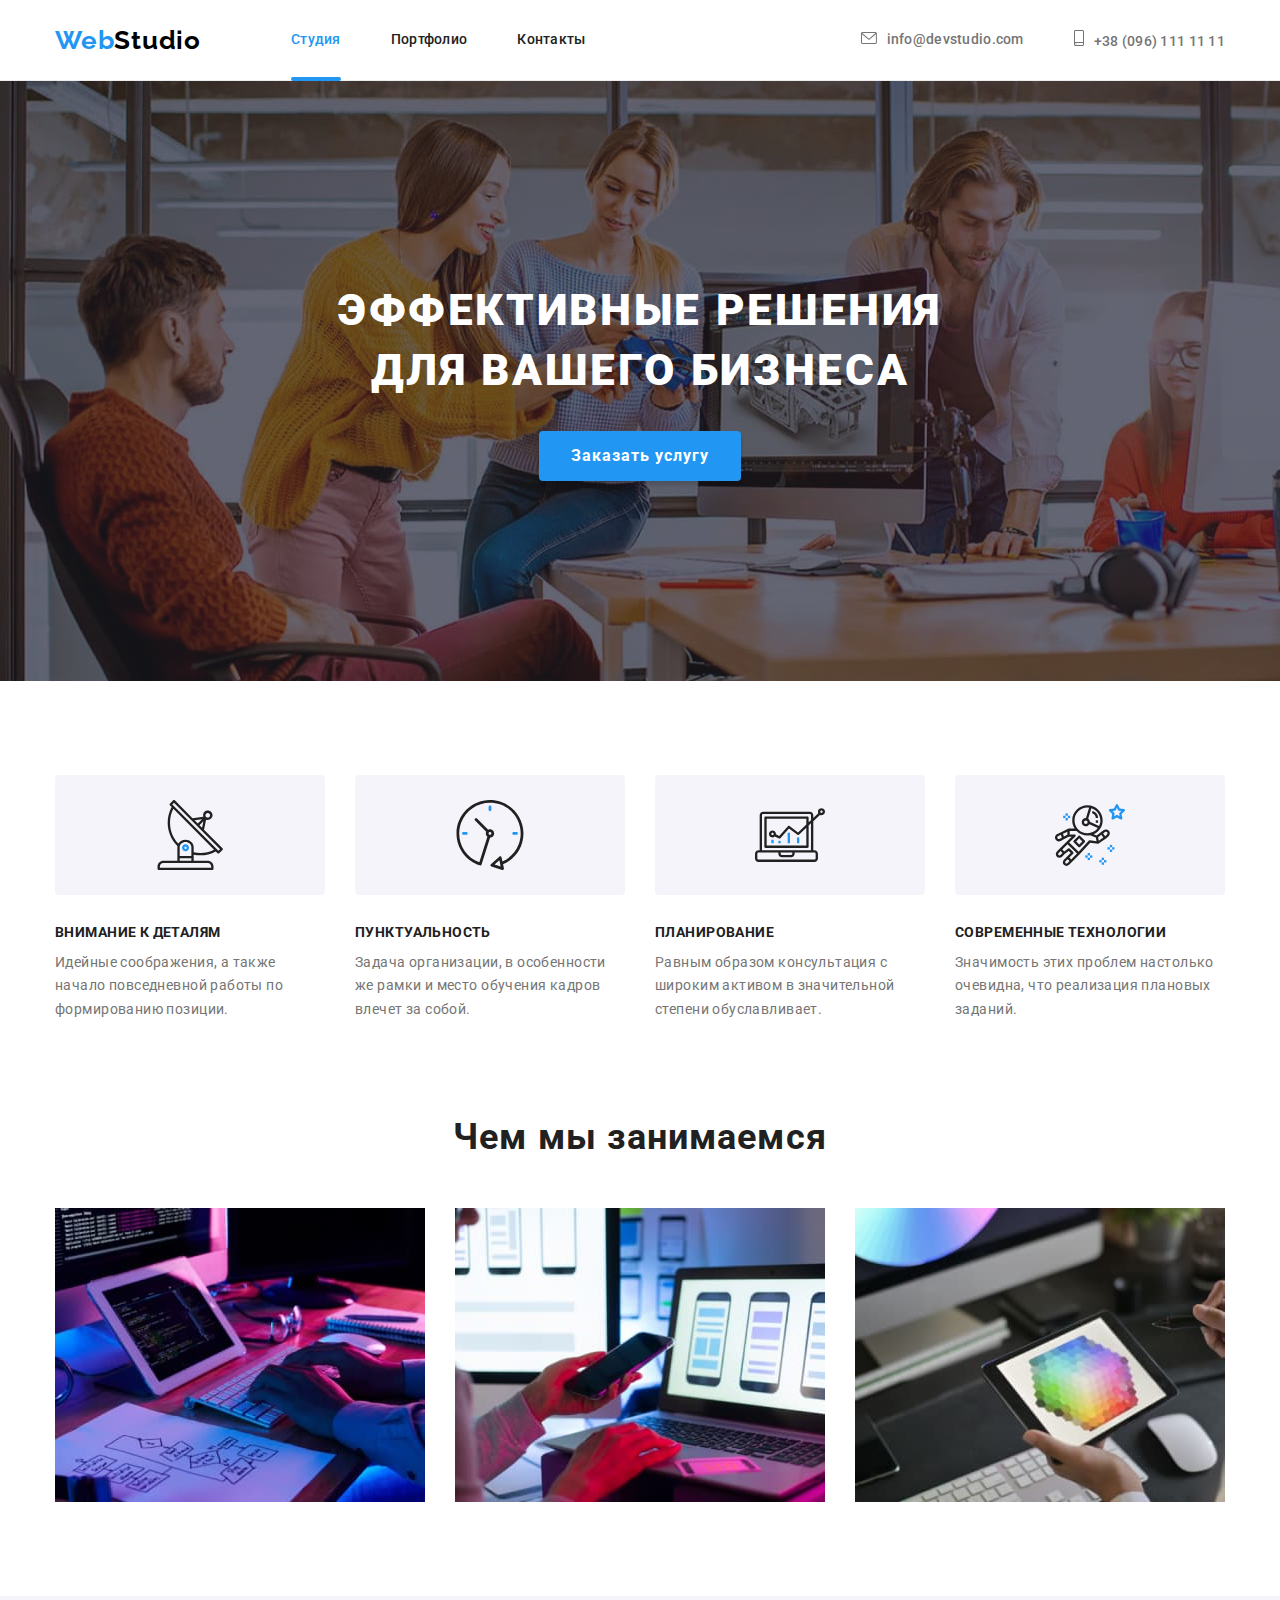
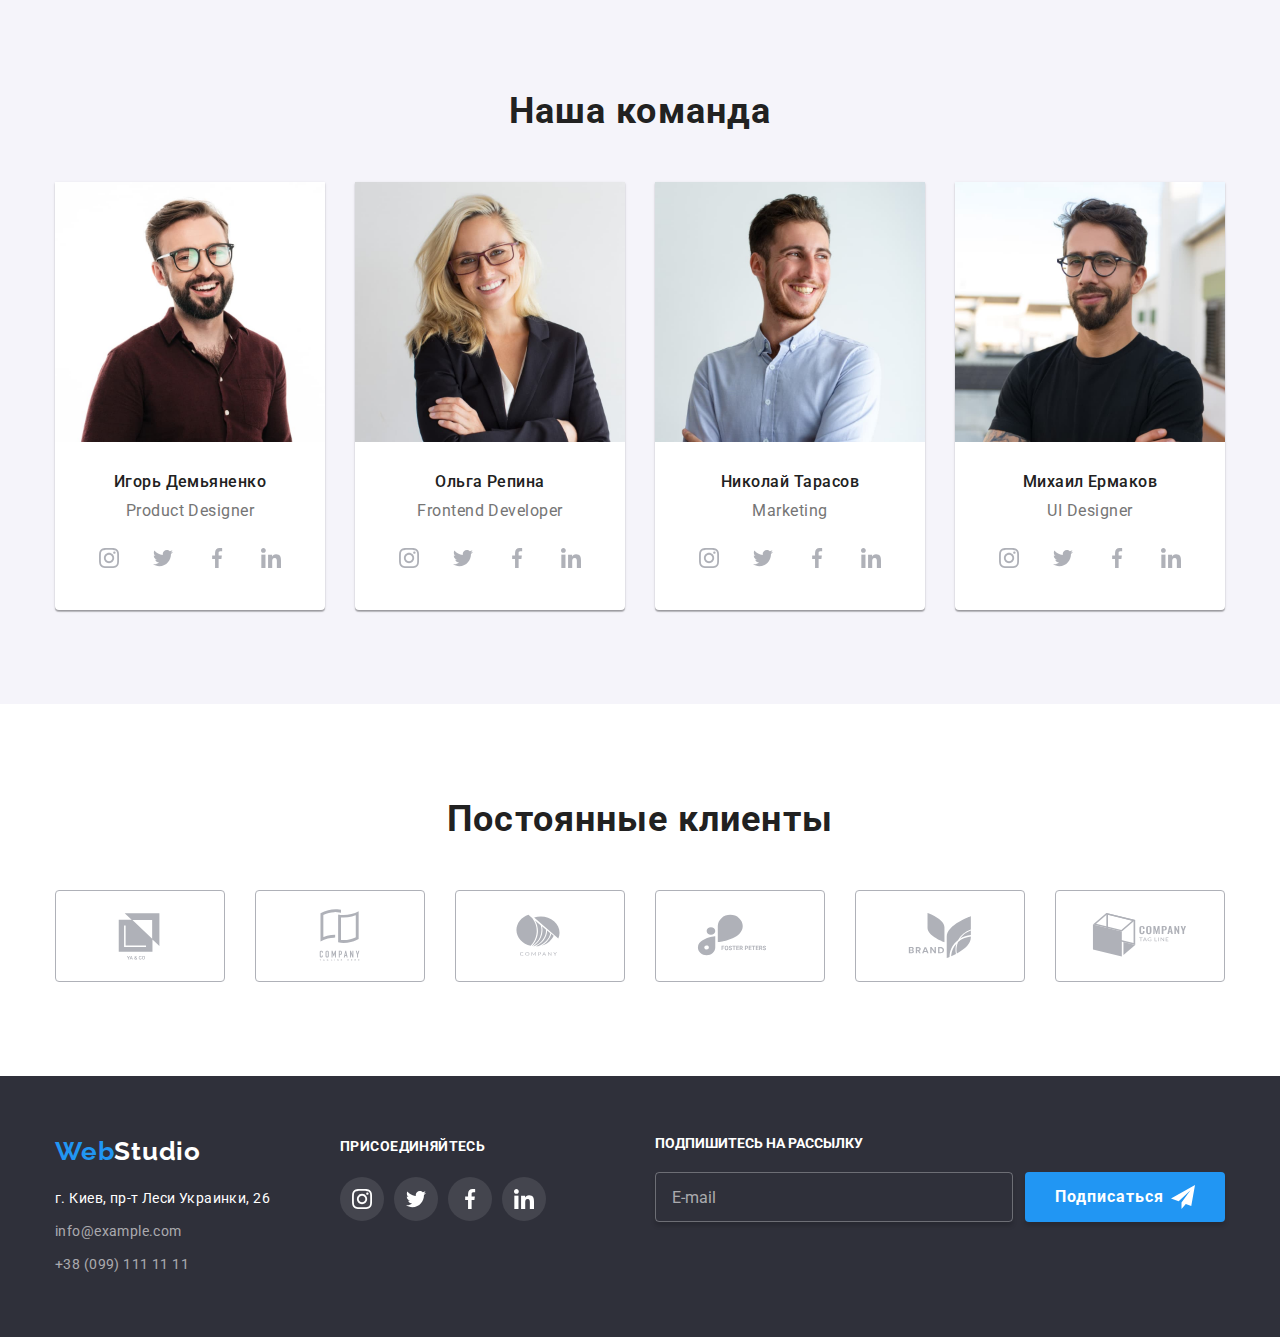
<file: index.html>
<!DOCTYPE html>
<html lang="ru">
<head>
    <meta charset="UTF-8">
    <title>Document</title>
    <link rel="preconnect" href="https://fonts.googleapis.com">
    <link rel="preconnect" href="https://fonts.gstatic.com" crossorigin>
    <link href="https://fonts.googleapis.com/css2?family=Raleway:wght@700&family=Roboto:wght@400;500;700;900&display=swap" rel="stylesheet">
    <link rel="stylesheet" href="https://cdn.jsdelivr.net/npm/modern-normalize@1.1.0/modern-normalize.min.css">
    <link rel="stylesheet" href="./css/main.min.css">
</head>
<body>
    <!--HEADER-->
    <header class="page__header">
        <div class="container page__header-container"> 
            <nav class="page__nav">
                <a class="logo link" href="./index.html"><span class="page__logo">Web</span>Studio</a>
                <ul class="menu list">
                    <li class="menu__item">
                        <a class="menu__link link current" href="./index.html">Студия</a>
                    </li>
            
                    <li class="menu__item">
                        <a class="menu__link link" href="./portfolio.html">Портфолио</a>
                    </li>
                    <li class="menu__item">
                        <a class="menu__link link" href="">Контакты</a>
                    </li>
                </ul>
            </nav>
                <a class="contact__detail contact__margin link" href="mailto:info@devstudio.com"> 
                    <svg class="contact__icon" width="16" height="12">
                        <use href="./images/sprite.svg#icon-envelope"></use>
                    </svg>info@devstudio.com</a>
                <a class="contact__detail link" href="tel:+38(096)1111111">
                    <svg class="contact__icon" width="10" height="16">
                        <use href="./images/sprite.svg#icon-smartphone"></use>
                    </svg>+38 (096) 111 11 11</a>
        </div>
    </header>
    <main>
        <!--Секция "Заказать услугу"-->
        <section class="hero">
            <div class="container">
                <h1 class="hero__title">Эффективные решения<br>для вашего бизнеса</h1>
                <button class="hero__btn" type="button" data-modal-open>Заказать услугу</button>
            </div>
        </section>
        <!--Секция "Skills"-->
        <section class="description">
            <div class="container">
                <ul class="list description__list">
                    <li>
                        <div class="description__icon">
                            <svg width="70" height="70">
                                <use href="./images/sprite.svg#icon-Group"></use>
                            </svg>
                        </div>
                        <h3 class="description__title">Внимание к деталям</h3>
                        <p class="description__text">Идейные соображения, а также начало повседневной работы по формированию позиции.</p>
                    </li>
                    <li>
                        <div class="description__icon">
                            <svg  width="70" height="70">
                                <use href="./images/sprite.svg#icon-clock"></use>
                            </svg>
                        </div>
                        <h3 class="description__title">Пунктуальность</h3>
                        <p class="description__text">Задача организации, в особенности же рамки и место обучения кадров влечет за собой.</p>
                    </li>
                    <li>
                        <div class="description__icon">
                            <svg  width="70" height="70">
                                <use href="./images/sprite.svg#icon-diagram"></use>
                            </svg>
                        </div>
                        <h3 class="description__title">Планирование</h3>
                        <p class="description__text">Равным образом консультация с широким активом в значительной степени обуславливает.</p>
                    </li>
                    <li>
                        <div class="description__icon">
                            <svg  width="70" height="70">
                                <use href="./images/sprite.svg#icon-astronaut"></use>
                            </svg>
                        </div>
                        <h3 class="description__title">Современные технологии</h3>
                        <p class="description__text">Значимость этих проблем настолько очевидна, что реализация плановых заданий.</p>
                    </li>
                </ul>
            </div>
        </section>
        <!-- Секция "Чем мы занимаемся"-->
        <section class="work section">
            <div class="container">
                <h3 class="title">Чем мы занимаемся</h3>
                <ul class="list work__list">
                    <li>
                        <img src="./images/img1.jpg" alt="руки и клавиатура" width="370">
                    </li>
                    <li>
                        <img src="./images/img2.jpg" alt="телефон в руке на фоне ноутбука" width="370">
                    </li>
                    <li>
                        <img src="./images/img3.jpg" alt="планшет в руке" width="370">
                    </li>
                </ul>
            </div>
        </section>
        <!-- Секция "Наша команда"-->
        <section class="team">
            <div class="container">
                <h3 class="title">Наша команда</h3>
                <ul class="list team__list">
                    <li class="team__card">
                        <a class="link" href="">
                            <img src="./images/photo1.jpg" alt="Игорь Демьяненко" width="270">
                                <h3 class="team__name">Игорь Демьяненко</h3>
                                 <p class="team__profession" lang="en">Product Designer</p>
                        </a>
                            <ul class="social__list list">
                                <li class="social__item">
                                    <a class="social__link" href="">
                                        <svg class="social__icon" width="20" height="20">
                                            <use href="./images/sprite.svg#icon-instagram"></use>
                                        </svg>
                                    </a>
                                </li>
                                <li class="social__item">
                                    <a href="" class="social__link">
                                        <svg class="social__icon" width="20" height="20">
                                            <use href="./images/sprite.svg#icon-twitter"></use>
                                        </svg>
                                    </a>
                                </li>
                                <li class="social__item">
                                    <a href="" class="social__link">
                                        <svg class="social__icon" width="20" height="20">
                                            <use href="./images/sprite.svg#icon-facebook"></use>
                                        </svg>
                                    </a>
                                </li>
                                <li class="social__item">
                                    <a href="" class="social__link">
                                        <svg class="social__icon" width="20" height="20">
                                            <use href="./images/sprite.svg#icon-linkedin"></use>
                                        </svg>
                                    </a>
                                </li>
                            </ul>
                    </li>
                    <li class="team__card">
                        <a class="link" href="">
                            <img src="./images/photo2.jpg" alt="Ольга Репина" width="270">
                                <h3 class="team__name">Ольга Репина</h3>
                                 <p class="team__profession" lang="en">Frontend Developer</p>
                        </a>
                            <ul class="social__list list">
                                <li class="social__item">
                                    <a href="" class="social__link">
                                        <svg class="social__icon" width="20" height="20">
                                            <use href="./images/sprite.svg#icon-instagram"></use>
                                        </svg>
                                    </a>
                                </li>
                                <li class="social__item">
                                    <a href="" class="social__link">
                                        <svg class="social__icon" width="20" height="20">
                                            <use href="./images/sprite.svg#icon-twitter"></use>
                                        </svg>
                                    </a>
                                </li>
                                <li class="social__item">
                                    <a href="" class="social__link">
                                        <svg class="social__icon" width="20" height="20">
                                            <use href="./images/sprite.svg#icon-facebook"></use>
                                        </svg>
                                    </a>
                                </li>
                                <li class="social__item">
                                    <a href="" class="social__link">
                                        <svg class="social__icon" width="20" height="20">
                                            <use href="./images/sprite.svg#icon-linkedin"></use>
                                        </svg>
                                    </a>
                                </li>
                            </ul>
                    </li>
                    <li class="team__card">
                        <a class="link" href="">
                        <img src="./images/photo3.jpg" alt="Николай Тарасов" width="270">
                            <h3 class="team__name">Николай Тарасов</h3>
                            <p class="team__profession" lang="en">Marketing</p>
                        </a>
                            <ul class="social__list list">
                                <li class="social__item">
                                    <a href="" class="social__link">
                                        <svg class="social__icon" width="20" height="20">
                                            <use href="./images/sprite.svg#icon-instagram"></use>
                                        </svg>
                                    </a>
                                </li>
                                <li class="social__item">
                                    <a href="" class="social__link">
                                        <svg class="social__icon" width="20" height="20">
                                            <use href="./images/sprite.svg#icon-twitter"></use>
                                        </svg>
                                    </a>
                                </li>
                                <li class="social__item">
                                    <a href="" class="social__link">
                                        <svg class="social__icon" width="20" height="20">
                                            <use href="./images/sprite.svg#icon-facebook"></use>
                                        </svg>
                                    </a>
                                </li>
                                <li class="social__item">
                                    <a href="" class="social__link">
                                        <svg class="social__icon" width="20" height="20">
                                            <use href="./images/sprite.svg#icon-linkedin"></use>
                                        </svg>
                                    </a>
                                </li>
                            </ul>
                    </li>
                    <li class="team__card">
                        <a class="link" href="">
                            <img src="./images/photo4.jpg" alt="Михаил Ермаков" width="270">
                                <h3 class="team__name">Михаил Ермаков</h3>
                                <p class="team__profession" lang="en">UI Designer</p>
                        </a>
                            <ul class="social__list list">
                                <li class="social__item">
                                    <a href="" class="social__link">
                                        <svg class="social__icon" width="20" height="20">
                                            <use href="./images/sprite.svg#icon-instagram"></use>
                                        </svg>
                                    </a>
                                </li>
                                <li class="social__item">
                                    <a href="" class="social__link">
                                        <svg class="social__icon" width="20" height="20">
                                            <use href="./images/sprite.svg#icon-twitter"></use>
                                        </svg>
                                    </a>
                                </li>
                                <li class="social__item">
                                    <a href="" class="social__link">
                                        <svg class="social__icon" width="20" height="20">
                                            <use href="./images/sprite.svg#icon-facebook"></use>
                                        </svg>
                                    </a>
                                </li>
                                <li class="social__item">
                                    <a href="" class="social__link">
                                        <svg class="social__icon" width="20" height="20">
                                            <use href="./images/sprite.svg#icon-linkedin"></use>
                                        </svg>
                                    </a>
                                </li>
                            </ul>
                    </li>
                </ul>
            </div>
        </section>
        <section class="client">
            <div class="container">
                <h3 class="title">Постоянные клиенты</h3>
                <ul class="client__list list">
                    <li class="client__item">
                        <a href="" class="client__link">
                            <svg class="client__icon" width="106" height="60">
                                <use href="./images/sprite.svg#icon-Logo1"></use>
                            </svg>
                        </a>
                    </li>
                    <li class="client__item">
                        <a href="" class="client__link">
                            <svg class="client__icon" width="106" height="60">
                                <use href="./images/sprite.svg#icon-Logo2"></use>
                            </svg>
                        </a>
                    </li>
                    <li class="client__item">
                        <a href="" class="client__link">
                            <svg class="client__icon" width="106" height="60">
                                <use href="./images/sprite.svg#icon-Logo3"></use>
                            </svg>
                        </a>
                    </li>
                    <li class="client__item">
                        <a href="" class="client__link">
                            <svg class="client__icon" width="106" height="60">
                                <use href="./images/sprite.svg#icon-Logo4"></use>
                            </svg>
                        </a>
                    </li>
                    <li class="client__item">
                        <a href="" class="client__link">
                            <svg class="client__icon" width="106" height="60">
                                <use href="./images/sprite.svg#icon-Logo5"></use>
                            </svg>
                        </a>
                    </li>
                    <li class="client__item">
                        <a href="" class="client__link">
                            <svg class="client__icon" width="106" height="60">
                                <use href="./images/sprite.svg#icon-Logo6"></use>
                            </svg>
                        </a>
                    </li>
                </ul>
            </div>
        </section>
    </main>
    <!--Подвал-->
    <footer class="footer__color">
        <div class="container footer__box">
            <div class="">
                <a class="footer__logo link" href="./index.html"><span class="page__logo">Web</span>Studio</a>
            <address>
                <ul class="list">
                    <li class="footer__list">
                        <a class="link footer__link-light" href="">г. Киев, пр-т Леси Украинки, 26</a>
                    </li>
                    <li class="footer__list">
                        <a class="link footer__link-dark" href="mailto:info@example.com">info@example.com</a>
                    </li>
                    <li>
                        <a class="link footer__link-dark" href="tel:+38(099)1111111">+38 (099) 111 11 11</a>
                    </li>
                </ul>
            </address>
            </div>
            <div class="footer__box-social">
                <h3 class="footer__social-title">Присоединяйтесь</h3>
                <ul class="footer__social-list list">
                    <li class="social__item">
                        <a href="" class="footer__social-link">
                            <svg class="footer__social-icon" width="20" height="20">
                                <use href="./images/sprite.svg#icon-instagram"></use>
                            </svg>
                        </a>
                    </li>
                    <li class="social__item">
                        <a href="" class="footer__social-link">
                            <svg class="footer__social-icon" width="20" height="20">
                                <use href="./images/sprite.svg#icon-twitter"></use>
                            </svg>
                        </a>
                    </li>
                    <li class="social__item">
                        <a href="" class="footer__social-link">
                            <svg class="footer__social-icon" width="20" height="20">
                                <use href="./images/sprite.svg#icon-facebook"></use>
                            </svg>
                        </a>
                    </li>
                    <li class="social__item">
                        <a href="" class="footer__social-link">
                            <svg class="footer__social-icon" width="20" height="20">
                                <use href="./images/sprite.svg#icon-linkedin"></use>
                            </svg>
                        </a>
                    </li>
                </ul>
            </div>
        <div class="footer__wrapper">
            <p class="footer__mailing">Подпишитесь на рассылку</p>
            <form class="footer__email-wrapper">
                <input type="email" class="footer__email-form" name="Email" placeholder="E-mail" required autocomplete="off" />
                <button type="submit" class="footer__email-btn">Подписаться
                    <svg class="footer__email-icon" width="24" height="24">
                        <use href="./images/sprite.svg#send"></use>
                    </svg>
                </button>
            </form>
        </div>
        </div>
    </footer>
    <div class="backdrop is-hidden" data-modal>
        <form class="modal" autocomplete="off">
            <button class="modal__close-btn" data-modal-close>
                <svg class="modal__close-icon" width="18" height="18">
                    <use href="./images/sprite.svg#icon-close-modal"></use>
                </svg>
            </button>
                <p class="form__header">Оставьте свои данные, мы вам перезвоним</p>
                <label class="form__label">
                    <span class="label__text">Имя</span>
                    <span class="form__field">
                        <input type="text" class="form__input" name="Имя"  required
                pattern="[a-zA-Zа-яА-Я]+" minlength="2" />
                        <svg class="form__icon" width="18" height="18">
                            <use href="./images/sprite.svg#person"></use>
                        </svg>
                    </span>
                </label>
                <label class="form__label">
                    <span class="label__text">Телефон</span>
                    <span class="form__field">
                        <input type="tel" class="form__input" name="Телефон"  required maxlength="10" pattern="[0-9]{3}-[0-9]{3}-[0-9]{2}-[0-9]{2}"
                        title="xxx-xxx-xx-xx" />
                        <svg class="form__icon" width="18" height="18">
                            <use href="./images/sprite.svg#phone"></use>
                        </svg>
                    </span>
                </label>
                <label class="form__label">
                    <span class="label__text">Почта</span>
                    <span class="form__field">
                        <input type="email" class="form__input" name="Почта" required />
                        <svg class="form__icon" width="18" height="18">
                            <use href="./images/sprite.svg#email"></use>
                        </svg>
                    </span>
                </label>
                <label class="form__label">
                    <span class="label__text">Комментарий</span>
                    <textarea 
                    class="form__comment" 
                    name="Комментарий" 
                    placeholder="Введите текст">
                    </textarea>
                </label>
                <label class="deal__label">
                    <input class="deal__checkbox visually-hidden" type="checkbox" name="Договор" required />
                    Соглашаюсь с рассылкой и принимаю&nbsp;<a class="deal" href="">Условия договора</a>
                    <svg width="16" height="15" class="unchecked-icon">
                        <use href="./images/sprite.svg#choice"></use>
                    </svg>
                    <svg width="16" height="15" class="check-icon">
                        <use href="./images/sprite.svg#choice-check"></use>
                    </svg>
                </label>
                <button type="submit" class="modal__send-btn">Отправить</button>
        </form>
    </div>
    <script src="./js/modal.js"></script>
</body>
</html>
</file>
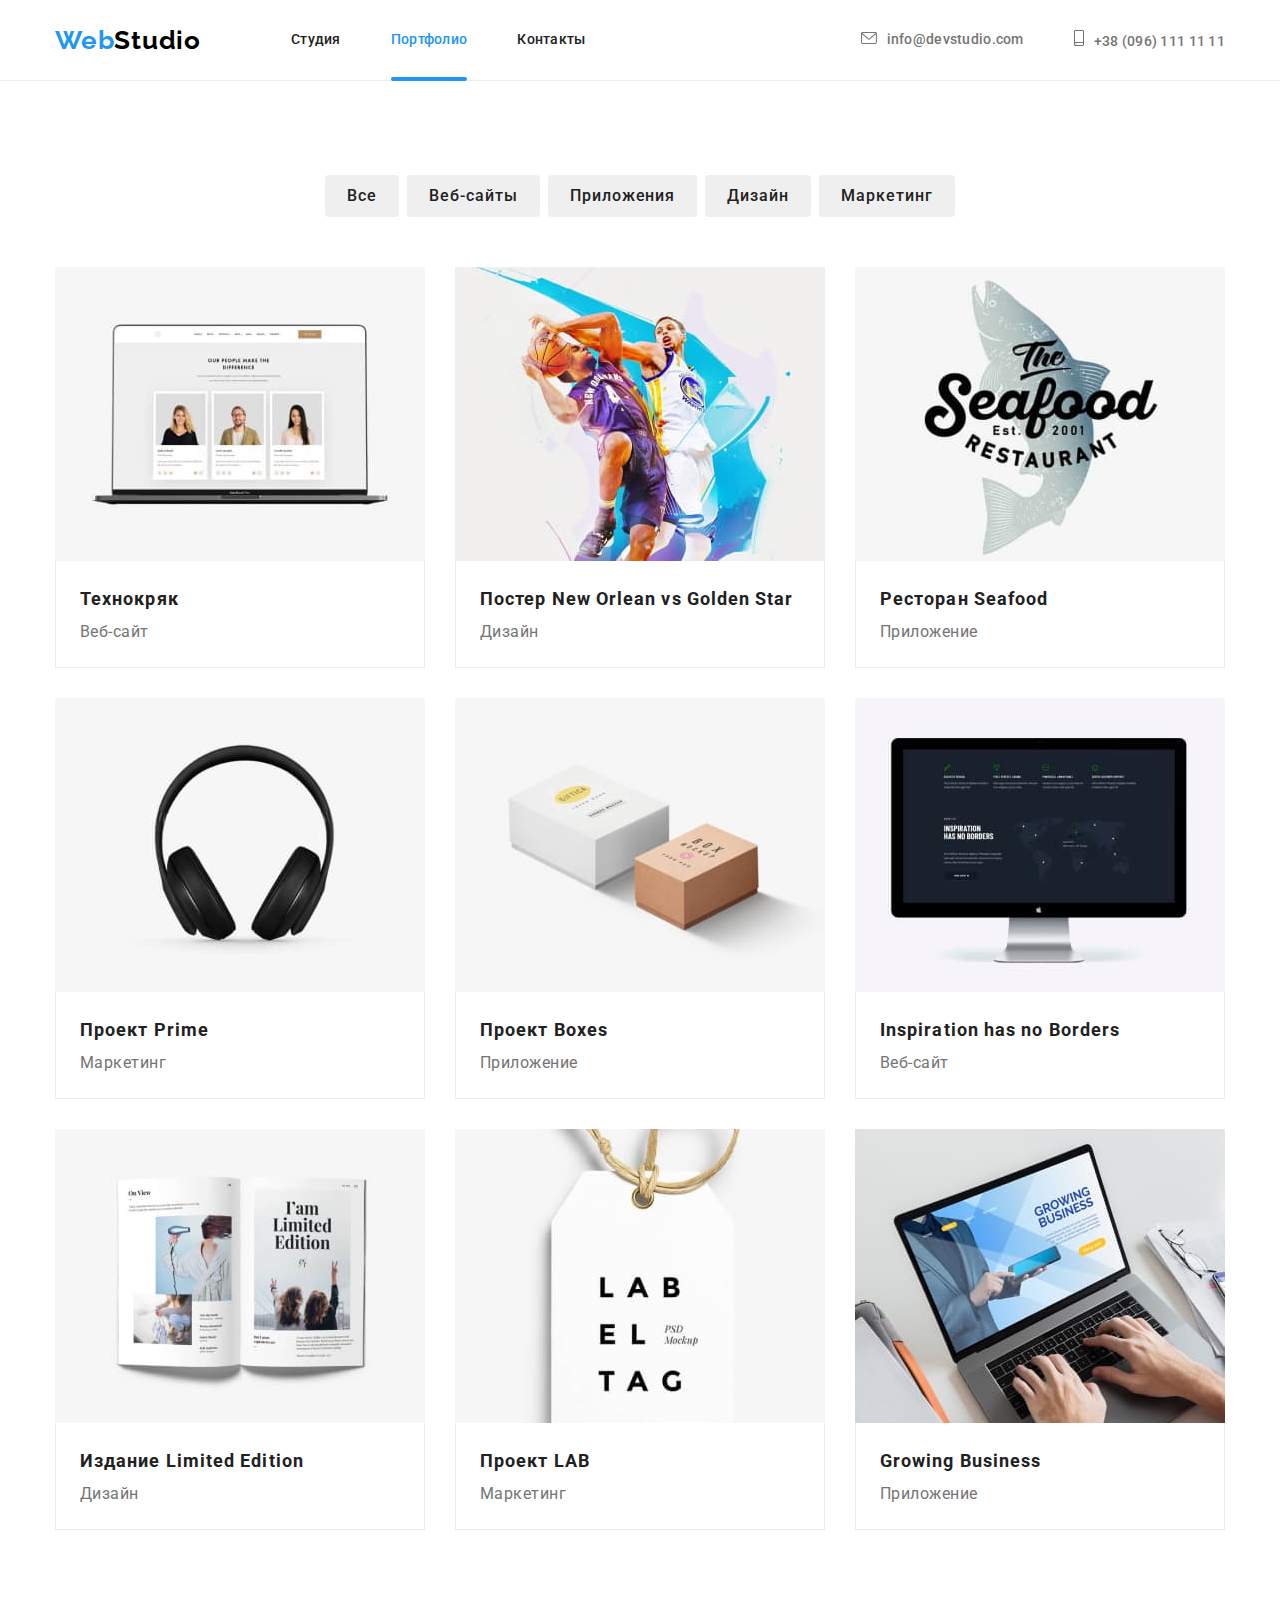
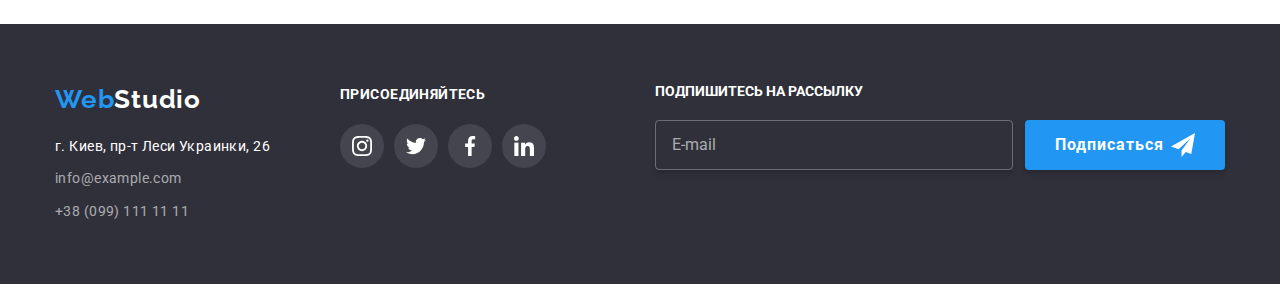
<file: portfolio.html>
<!DOCTYPE html>
<html lang="ru">

<head>
    <meta charset="UTF-8">
    <title>Document</title>
    <link rel="preconnect" href="https://fonts.googleapis.com">
    <link rel="preconnect" href="https://fonts.gstatic.com" crossorigin>
    <link href="https://fonts.googleapis.com/css2?family=Raleway:wght@700&family=Roboto:wght@400;500;700;900&display=swap" rel="stylesheet">
    <link rel="stylesheet" href="https://cdn.jsdelivr.net/npm/modern-normalize@1.1.0/modern-normalize.min.css">
    <link rel="stylesheet" href="./css/main.min.css">
</head>

<body>
    <!--HEADER-->
<header class="page__header">
    <div class="container page__header-container">
        <nav class="page__nav">
            <a class="logo link" href="./index.html"><span class="page__logo">Web</span>Studio</a>
            <ul class="menu list">
                <li class="menu__item">
                    <a class="menu__link link" href="./index.html">Студия</a>
                </li>

                <li class="menu__item">
                    <a class="menu__link link current" href="./portfolio.html">Портфолио</a>
                </li>
                <li class="menu__item">
                    <a class="menu__link link" href="">Контакты</a>
                </li>
            </ul>
        </nav>
        <a class="contact__detail contact__margin link" href="mailto:info@devstudio.com">
            <svg class="contact__icon" width="16" height="12">
                <use href="./images/sprite.svg#icon-envelope"></use>
            </svg>info@devstudio.com</a>
        <a class="contact__detail link" href="tel:+38(096)1111111">
            <svg class="contact__icon" width="10" height="16">
                <use href="./images/sprite.svg#icon-smartphone"></use>
            </svg>+38 (096) 111 11 11</a>
    </div>
    </header>
    <main>
        <!--Секция "Кнопки навигации"-->
        <section class="portfolio__section">
            <div class="container">
            <!--<h1>Кнопки навигации</h1>-->
            <ul class="list portfolio__btn">
                <li>
                    <button class="modal__btn" type="button">Все</button>
                </li>
                <li>
                    <button class="modal__btn" type="button">Веб-сайты</button>
                </li>
                <li>
                    <button class="modal__btn" type="button">Приложения</button>
                </li>
                <li>
                    <button class="modal__btn" type="button">Дизайн</button>
                </li>
                <li>
                    <button class="modal__btn" type="button">Маркетинг</button>
                </li>
            </ul>
            <!--<h2>Иконки проектов</h2>-->
            <ul class="portfolio__list list">
                <li class="portfolio__item">
                    <a class="portfolio__link link" href="">
                        <div class="portfolio__img-wrapper">
                            <img src="./images/imgikon1.jpg" alt="Ноутбук с открытой страницей сайта" width="370">
                                <p class="overlay">Ресурс предлагает комплексные предложения с разным уровнем функционала и сервисов. Все это позволит
                            посетителю получить исчерпывающие сведения о компании или частном лице.</p>
                        </div>
                        <div class="portfolio__item-wrapper">
                            <h3 class="portfolio__header">Технокряк</h3>
                            <p class="portfolio__descr">Веб-сайт</p>
                        </div>
                    </a>
                </li>
                <li class="portfolio__item">
                    <a class="portfolio__link link" href="">
                        <div class="portfolio__img-wrapper">
                            <img src="./images/imgikon2.jpg" alt="Игра двоих баскетболистов" width="370">
                                <p class="overlay">Ресурс предлагает комплексные предложения с разным уровнем функционала и сервисов. Все это позволит
                            посетителю получить исчерпывающие сведения о компании или частном лице.</p>
                        </div>
                        <div class="portfolio__item-wrapper">
                            <h3 class="portfolio__header">Постер New Orlean vs Golden Star</h3>
                            <p class="portfolio__descr">Дизайн</p>
                        </div>
                    </a>
                </li>
                <li class="portfolio__item">
                    <a class="portfolio__link link" href="">
                        <div class="portfolio__img-wrapper">
                            <img src="./images/imgikon3.jpg" alt="Логотип ресторана Seafood" width="370">
                                <p class="overlay">Ресурс предлагает комплексные предложения с разным уровнем функционала и сервисов. Все это позволит
                            посетителю получить исчерпывающие сведения о компании или частном лице.</p>
                            </div>
                        <div class="portfolio__item-wrapper">
                            <h3 class="portfolio__header">Ресторан Seafood</h3>
                            <p class="portfolio__descr">Приложение</p>
                        </div>
                    </a>
                </li>
                <li class="portfolio__item">
                    <a class="portfolio__link link" href="">
                        <div class="portfolio__img-wrapper">
                            <img src="./images/imgikon4.jpg" alt="Накладные наушники" width="370">
                                <p class="overlay">Ресурс предлагает комплексные предложения с разным уровнем функционала и сервисов. Все это позволит
                            посетителю получить исчерпывающие сведения о компании или частном лице.</p>
                            </div>
                        <div class="portfolio__item-wrapper">
                            <h3 class="portfolio__header">Проект Prime</h3>
                            <p class="portfolio__descr">Маркетинг</p>
                        </div>
                    </a>
                </li>
                <li class="portfolio__item">
                    <a class="portfolio__link link" href="">
                        <div class="portfolio__img-wrapper">
                            <img src="./images/imgikon5.jpg" alt="Две коробки" width="370">
                                <p class="overlay">Ресурс предлагает комплексные предложения с разным уровнем функционала и сервисов. Все это позволит
                            посетителю получить исчерпывающие сведения о компании или частном лице.</p>
                            </div>
                        <div class="portfolio__item-wrapper">
                            <h3 class="portfolio__header">Проект Boxes</h3>
                            <p class="portfolio__descr">Приложение</p>
                        </div>
                    </a>
                </li>
                <li class="portfolio__item">
                    <a class="portfolio__link link" href="">
                        <div class="portfolio__img-wrapper">
                            <img src="./images/imgikon6.jpg" alt="Изображон копьютер" width="370">
                                <p class="overlay">Ресурс предлагает комплексные предложения с разным уровнем функционала и сервисов. Все это позволит
                            посетителю получить исчерпывающие сведения о компании или частном лице.</p>
                            </div>
                        <div class="portfolio__item-wrapper">
                            <h3 lang="en" class="portfolio__header">Inspiration has no Borders</h3>
                            <p class="portfolio__descr">Веб-сайт</p>
                        </div>
                    </a>
                </li>
                <li class="portfolio__item">
                    <a class="portfolio__link link" href="">
                        <div class="portfolio__img-wrapper">
                            <img src="./images/imgikon7.jpg" alt="Открытая книга" width="370">
                                <p class="overlay">Ресурс предлагает комплексные предложения с разным уровнем функционала и сервисов. Все это позволит
                            посетителю получить исчерпывающие сведения о компании или частном лице.</p>
                            </div>
                        <div class="portfolio__item-wrapper">
                            <h3 class="portfolio__header">Издание Limited Edition</h3>
                            <p class="portfolio__descr">Дизайн</p>
                        </div>
                    </a>
                </li>
                <li class="portfolio__item">
                    <a class="portfolio__link link" href="">
                        <div class="portfolio__img-wrapper">
                            <img src="./images/imgikon8.jpg" alt="Картинка логотип Проект LAB" width="370">
                                <p class="overlay">Ресурс предлагает комплексные предложения с разным уровнем функционала и сервисов. Все это позволит
                            посетителю получить исчерпывающие сведения о компании или частном лице.</p>
                        </div>
                        <div class="portfolio__item-wrapper">
                            <h3 class="portfolio__header">Проект LAB</h3>
                            <p class="portfolio__descr">Маркетинг</p>
                        </div>
                    </a>
                </li>
                <li class="portfolio__item">
                    <a class="portfolio__link link" href="">
                        <div class="portfolio__img-wrapper">
                            <img src="./images/imgikon9.jpg" alt="Печатает на ноутбуке" width="370">
                                <p class="overlay">Ресурс предлагает комплексные предложения с разным уровнем функционала и сервисов. Все это позволит
                            посетителю получить исчерпывающие сведения о компании или частном лице.</p> 
                        </div>
                        <div class="portfolio__item-wrapper">
                            <h3 class="portfolio__header">Growing Business</h3>
                            <p class="portfolio__descr">Приложение</p>
                        </div>
                    </a>
                </li>
            </ul>
            </div>
        </section>
    </main>
    <!--Подвал-->
    <footer class="footer__color">
        <div class="container footer__box">
            <div class="">
                <a class="footer__logo link" href="./index.html"><span class="page__logo">Web</span>Studio</a>
                <address>
                    <ul class="list">
                        <li class="footer__list">
                            <a class="link footer__link-light" href="">г. Киев, пр-т Леси Украинки, 26</a>
                        </li>
                        <li class="footer__list">
                            <a class="link footer__link-dark" href="mailto:info@example.com">info@example.com</a>
                        </li>
                        <li>
                            <a class="link footer__link-dark" href="tel:+38(099)1111111">+38 (099) 111 11 11</a>
                        </li>
                    </ul>
                </address>
            </div>
            <div class="footer__box-social">
                <h3 class="footer__social-title">Присоединяйтесь</h3>
                <ul class="footer__social-list list">
                    <li class="social__item">
                        <a href="" class="footer__social-link">
                            <svg class="footer__social-icon" width="20" height="20">
                                <use href="./images/sprite.svg#icon-instagram"></use>
                            </svg>
                        </a>
                    </li>
                    <li class="social__item">
                        <a href="" class="footer__social-link">
                            <svg class="footer__social-icon" width="20" height="20">
                                <use href="./images/sprite.svg#icon-twitter"></use>
                            </svg>
                        </a>
                    </li>
                    <li class="social__item">
                        <a href="" class="footer__social-link">
                            <svg class="footer__social-icon" width="20" height="20">
                                <use href="./images/sprite.svg#icon-facebook"></use>
                            </svg>
                        </a>
                    </li>
                    <li class="social__item">
                        <a href="" class="footer__social-link">
                            <svg class="footer__social-icon" width="20" height="20">
                                <use href="./images/sprite.svg#icon-linkedin"></use>
                            </svg>
                        </a>
                    </li>
                </ul>
            </div>
            <div class="footer__wrapper">
                <p class="footer__mailing">Подпишитесь на рассылку</p>
                <form class="footer__email-wrapper">
                    <input type="email" class="footer__email-form" name="Email" placeholder="E-mail" required
                        autocomplete="off" />
                    <button type="submit" class="footer__email-btn">Подписаться
                        <svg class="footer__email-icon" width="24" height="24">
                            <use href="./images/sprite.svg#send"></use>
                        </svg>
                    </button>
                </form>
            </div>
        </div>
    </footer>
    </body>
</html>
</file>
<file: css/main.min.css>
.container{width:1200px;margin-left:auto;margin-right:auto;padding-left:15px;padding-right:15px}.section{padding-bottom:94px}.title{font-weight:700;font-size:36px;line-height:1.17;text-align:center;letter-spacing:.03em;color:#212121;margin-bottom:50px}.hero{background-image:linear-gradient(rgba(47, 48, 58, 0.4), rgba(47, 48, 58, 0.4)),url(../images/bgimg.jpg);background-size:cover;background-color:#2f303a;text-align:center;padding-top:200px;padding-bottom:200px}.hero__title{font-weight:900;font-size:44px;line-height:1.36;text-align:center;letter-spacing:.06em;text-transform:uppercase;color:#fff}.hero__btn{margin-top:30px;min-width:200px;padding-top:10px;padding-left:32px;padding-bottom:10px;padding-right:32px;box-shadow:0px 4px 4px rgba(0,0,0,.15);border-radius:4px;border:0;font-weight:700;font-size:16px;line-height:1.88;letter-spacing:.06em;background:#2196f3;color:#fff;transition:background-color var(--time-and-function)}.hero__btn:hover,.hero__btn:focus{background-color:#188ce8}.description{padding-top:94px;padding-bottom:94px}.description__list{display:flex;gap:30px;flex-basis:calc((100% - 60px)/3)}.description__title{margin-bottom:10px;font-weight:700;font-size:14px;line-height:1.14;letter-spacing:.03em;text-transform:uppercase;color:#212121}.description__text{font-weight:400;font-size:14px;line-height:1.7;letter-spacing:.03em;color:#757575}.description__icon{display:flex;justify-content:center;align-items:center;margin-bottom:30px;width:270px;height:120px;background:#f5f4fa;border-radius:4px}.client{padding-top:94px;padding-bottom:94px;background-color:#fff}.client__list{display:flex;justify-content:center;gap:30px}.client__link{display:flex;align-items:center;justify-content:center;width:170px;height:92px;border:1px solid #afb1b8;border-radius:4px;color:#afb1b8;transition:border-color var(--time-and-function),color var(--time-and-function)}.client__link:hover,.client__link:focus{border:1px solid #2196f3;color:#2196f3}.client__icon{fill:currentColor}.work{padding-top:0}.work__list{display:flex;align-items:center;justify-content:center;flex-wrap:wrap;gap:30px}.team{background-color:#f5f4fa;padding-top:94px;padding-bottom:94px}.team__list{display:flex;align-items:center;justify-content:center;flex-wrap:wrap;gap:30px}.team__card{padding-bottom:30px;background:#fff;box-shadow:0px 1px 3px rgba(0,0,0,.12),0px 1px 1px rgba(0,0,0,.14),0px 2px 1px rgba(0,0,0,.2);border-radius:0px 0px 4px 4px}.team__name{padding-top:30px;margin-bottom:10px;text-align:center;font-weight:500;font-size:16px;line-height:1.19;letter-spacing:.03em;color:#212121}.team__profession{margin-bottom:16px;text-align:center;font-weight:400;font-size:16px;line-height:1.19;letter-spacing:.03em;color:#757575}.modal{position:relative;background-color:#fff;box-shadow:0px 1px 3px rgba(0,0,0,.12),0px 1px 1px rgba(0,0,0,.14),0px 2px 1px rgba(0,0,0,.2);border-radius:4px;width:528px;height:581px;padding:40px}.modal__close-btn{display:flex;justify-content:center;align-items:center;position:absolute;top:8px;right:8px;width:30px;height:30px;background-color:rgba(0,0,0,0);border:1px solid rgba(0,0,0,.1);border-radius:50%;transition:border-color var(--time-and-function)}.modal__close-btn:hover,.modal__close-btn:focus{border-color:#2196f3}.modal__close-icon{fill:#000;transition:fill var(--time-and-function)}.modal__close-btn:hover .modal__close-icon,.modal__close-btn:focus .modal__close-icon{fill:#2196f3}.form__header{font-weight:700;font-size:20px;line-height:1.15;letter-spacing:.03em;text-align:center;margin-bottom:12px}.form__label{display:flex;flex-direction:column}.label__text{font-weight:400;font-size:12px;line-height:1.17;letter-spacing:.01em;margin-bottom:4px;transition:color var(--time-and-function);color:#757575}.form__field{position:relative}.form__input{display:block;width:100%;height:40px;font-size:14px;line-height:1.14;margin-bottom:10px;outline:none;padding:12px 12px 12px 42px;border:1px solid rgba(33,33,33,.2);border-radius:4px;transition:color var(--time-and-function),border-color var(--time-and-function)}.form__input:focus-within,.form__input:hover{border-color:#2196f3;color:#2196f3}.form__icon{position:absolute;top:50%;left:12px;transform:translateY(-75%);transition:fill var(--time-and-function)}.form__input:focus-within+.form__icon,.form__input:hover+.form__icon{fill:#2196f3}.form__comment{border:1px solid rgba(33,33,33,.2);border-radius:4px;width:100%;height:120px;resize:none;padding:12px 16px;margin-bottom:20px;font-weight:400;font-size:14px;line-height:1.14;letter-spacing:.01em;outline:none;transition:color var(--time-and-function),border-color var(--time-and-function)}.form__label:focus-within .form__comment,.form__label:hover .form__comment{border-color:#2196f3;color:#2196f3}.deal{font-weight:400;font-size:14px;line-height:1.71;color:#2196f3}.deal__label{font-weight:400;font-size:14px;line-height:1.71;color:#757575;padding-left:35px;margin-bottom:30px;display:flex;position:relative;align-items:center}.check-icon{position:absolute;visibility:hidden;opacity:0;top:50%;left:13px;transform:translateY(-50%);transition:visibility var(--time-and-function),opacity var(--time-and-function)}.deal__checkbox:checked~.check-icon{visibility:visible;opacity:1}.unchecked-icon{position:absolute;opacity:1;top:50%;left:13px;transform:translateY(-50%);background-color:#fff;transition:visibility var(--time-and-function),opacity var(--time-and-function)}.deal__checkbox:checked~.unchecked-icon{visibility:hidden;opacity:0;transform:scale(0)}.modal__send-btn{display:flex;margin-left:auto;margin-right:auto;font-weight:700;font-size:16px;line-height:1.88;letter-spacing:.06em;color:#fff;background-color:#2196f3;border-radius:4px;border-color:rgba(0,0,0,0);padding:10px 55px;transition:background-color var(--time-and-function),box-shadow var(--time-and-function)}.modal__send-btn:hover,.modal__send-btn:focus{background-color:#188ce8;box-shadow:0px 4px 4px rgba(0,0,0,.15)}.portfolio__section{padding-top:94px;padding-bottom:94px}.portfolio__btn{display:flex;align-items:center;justify-content:center;flex-wrap:wrap;gap:8px;margin-bottom:50px}.modal__btn{padding-top:6px;padding-left:22px;padding-bottom:6px;padding-right:22px;border-radius:4px;border:0;font-weight:500;font-size:16px;line-height:1.88;letter-spacing:.06em;color:#212121;transition:color var(--time-and-function),background-color var(--time-and-function),box-shadow var(--time-and-function)}.modal__btn:hover,.modal__btn:focus{box-shadow:0px 3px 1px rgba(0,0,0,.1),0px 1px 2px rgba(0,0,0,.08),0px 2px 2px rgba(0,0,0,.12);border-radius:4px;background-color:#2196f3;color:#fff}.portfolio__list{margin-top:50px;display:flex;flex-wrap:wrap;gap:30px}.portfolio__item{background-color:#fff}.portfolio__link{position:relative;display:block}.portfolio__link:hover,.portfolio__link:focus{box-shadow:0px 1px 1px rgba(0,0,0,.12),0px 4px 4px rgba(0,0,0,.06),1px 4px 6px rgba(0,0,0,.16)}.overlay{position:absolute;top:0;display:block;padding:63px 24px;height:100%;width:100%;transform:translate(0, 100%);font-weight:400;font-size:18px;line-height:1.56;transition:transform var(--time-and-function);background-color:rgba(33,150,243,.9);color:#fff}.portfolio__link:hover .overlay,.portfolio__link:focus .overlay{transform:translate(0, 0)}.portfolio__img-wrapper{position:relative;overflow:hidden}.portfolio__item-wrapper{border:1px solid #ececec;border-top:none;padding:20px 24px}.portfolio__header{font-weight:700;font-size:18px;line-height:2;letter-spacing:.06em;color:#212121}.portfolio__descr{font-weight:400;font-size:16px;line-height:1.87;letter-spacing:.03em;color:#757575}.contact__icon{margin-right:10px;fill:currentColor}.contact__margin{margin-left:auto;margin-right:50px}.contact__detail{font-weight:500;font-size:14px;line-height:1.14;letter-spacing:.02em;color:#757575;transition:color var(--time-and-function)}.contact__detail:hover,.contact__detail:focus{color:#2196f3}.page__header{padding-top:0px;padding-bottom:0px}.logo{font-family:"Raleway",sans-serif;font-weight:700;font-size:26px;line-height:1.19;letter-spacing:.03em;color:#000}.page__logo{color:#2196f3}.page__header-container{display:flex;align-items:center}.page__nav{display:flex;align-items:center}.logo{margin-right:90px}.menu{display:flex;align-items:center}.menu__item:not(:last-child){margin-right:50px}.page__header{background:#fff}.menu__link{position:relative;font-weight:500;font-size:14px;line-height:1.14;letter-spacing:.02em;color:#212121;display:block;padding:32px 0;transition:color var(--time-and-function)}.menu__link:hover,.menu__link:focus{color:var(--accent-color)}.menu__link.current{color:#2196f3}.menu__link.current::after{position:absolute;display:block;bottom:-1px;height:4px;width:100%;content:"";background-color:#2196f3;border-radius:2px}.footer__logo{display:block;margin-bottom:20px;font-family:"Raleway",sans-serif;font-weight:700;font-size:26px;line-height:1.19;letter-spacing:.03em;color:#fff}.footer__color{padding-top:60px;padding-bottom:60px;background:#2f303a}.footer__list{margin-bottom:9px}.footer__link-dark{font-family:"Roboto",sans-serif;font-style:normal;font-weight:400;font-size:14px;line-height:1.7;letter-spacing:.03em;color:rgba(255,255,255,.6)}.footer__link-light{font-family:"Roboto",sans-serif;font-style:normal;font-weight:400;font-size:14px;line-height:1.7;letter-spacing:.03em;color:#fff}.footer__box{display:flex}.footer__box-social{margin-left:70px}.footer__social-list{display:flex;justify-content:center;gap:10px}.footer__social-title{margin-bottom:20px;font-family:"Roboto",sans-serif;font-style:normal;font-weight:700;font-size:14px;line-height:1.45;letter-spacing:.03em;text-transform:uppercase;color:#fff}.footer__social-link{display:flex;justify-content:center;align-items:center;width:44px;height:44px;border-radius:50%;background-color:rgba(255,255,255,.1);transition:background-color var(--time-and-function)}.footer__social-link:hover,.footer__social-link:focus{background-color:#2196f3}.footer__social-icon{fill:#fff}.footer__social-link:hover .footer__social-icon,.footer__social-link:focus .footer__social-icon{fill:#fff}.footer__wrapper:not(:last-child){margin-right:70px}.footer__wrapper:last-child{margin-left:auto}.footer__mailing{font-weight:700;font-size:14px;line-height:1.14;text-transform:uppercase;color:#fff;margin-bottom:20px}.footer__email-wrapper{display:flex}.footer__email-form{border:1px solid rgba(255,255,255,.3);box-shadow:0px 4px 4px rgba(0,0,0,.15);border-radius:4px;height:50px;width:358px;margin-right:12px;padding-left:16px;background-color:rgba(0,0,0,0);outline:none;color:#fff;transition:border-color var(--time-and-function)}.footer__email-form::placeholder{font-weight:400;font-size:16px;line-height:1.25;color:rgba(255,255,255,.6)}.footer__email-form:focus,.footer__email-form:hover{border-color:#2196f3}.footer__email-btn{display:flex;align-items:center;justify-content:space-between;width:200px;height:50px;padding:10px 28px;box-shadow:0px 4px 4px rgba(0,0,0,.15);border-radius:4px;font-weight:700;font-size:16px;line-height:1.88;letter-spacing:.06em;color:#fff;border-color:rgba(0,0,0,0);background:#2196f3;transition:background-color var(--time-and-function),box-shadow var(--time-and-function)}.footer__email-btn:hover,.footer__email-btn:focus{background-color:#188ce8;box-shadow:0px 4px 4px rgba(0,0,0,.15);color:#fff}.footer__email-icon{fill:currentColor}:root{--accent-color: #2196F3;--primary-font: "Roboto", sans-serif;--time-and-function: 250ms cubic-bezier(0.4, 0, 0.2, 1)}.social__list{display:flex;justify-content:center;gap:10px}.social__link{display:flex;justify-content:center;align-items:center;width:44px;height:44px;border-radius:50%;background-color:#fff;transition:background-color var(--time-and-function)}.social__link:hover,.social__link:focus{background-color:#2196f3}.social__icon{fill:#afb1b8}.social__link:hover .social__icon,.social__link:focus .social__icon{fill:#fff}.backdrop{position:fixed;display:flex;justify-content:center;align-items:center;top:0;left:0;z-index:100;width:100%;height:100%;background-color:rgba(0,0,0,.2);transition:opacity var(--time-and-function),visibility var(--time-and-function),transform var(--time-and-function)}.backdrop.is-hidden{visibility:hidden;opacity:0;pointer-events:none;transform:rotate(-90deg) scale(3)}.visually-hidden{position:absolute;width:1px;height:1px;margin:-1px;border:0;padding:0;white-space:nowrap;clip-path:inset(100%);clip:rect(0 0 0 0);overflow:hidden}h1,h2,h3,h4,p{margin-top:0;margin-bottom:0}ul,ol{margin-top:0;margin-bottom:0;margin-left:0;padding-inline-start:0px}img{display:block;max-width:100%;height:auto}button{cursor:pointer}.list{list-style:none}.link{text-decoration:none}body{font-family:var(--primary-font)}header{border-bottom:1px solid #ececec}/*# sourceMappingURL=main.min.css.map */
</file>
